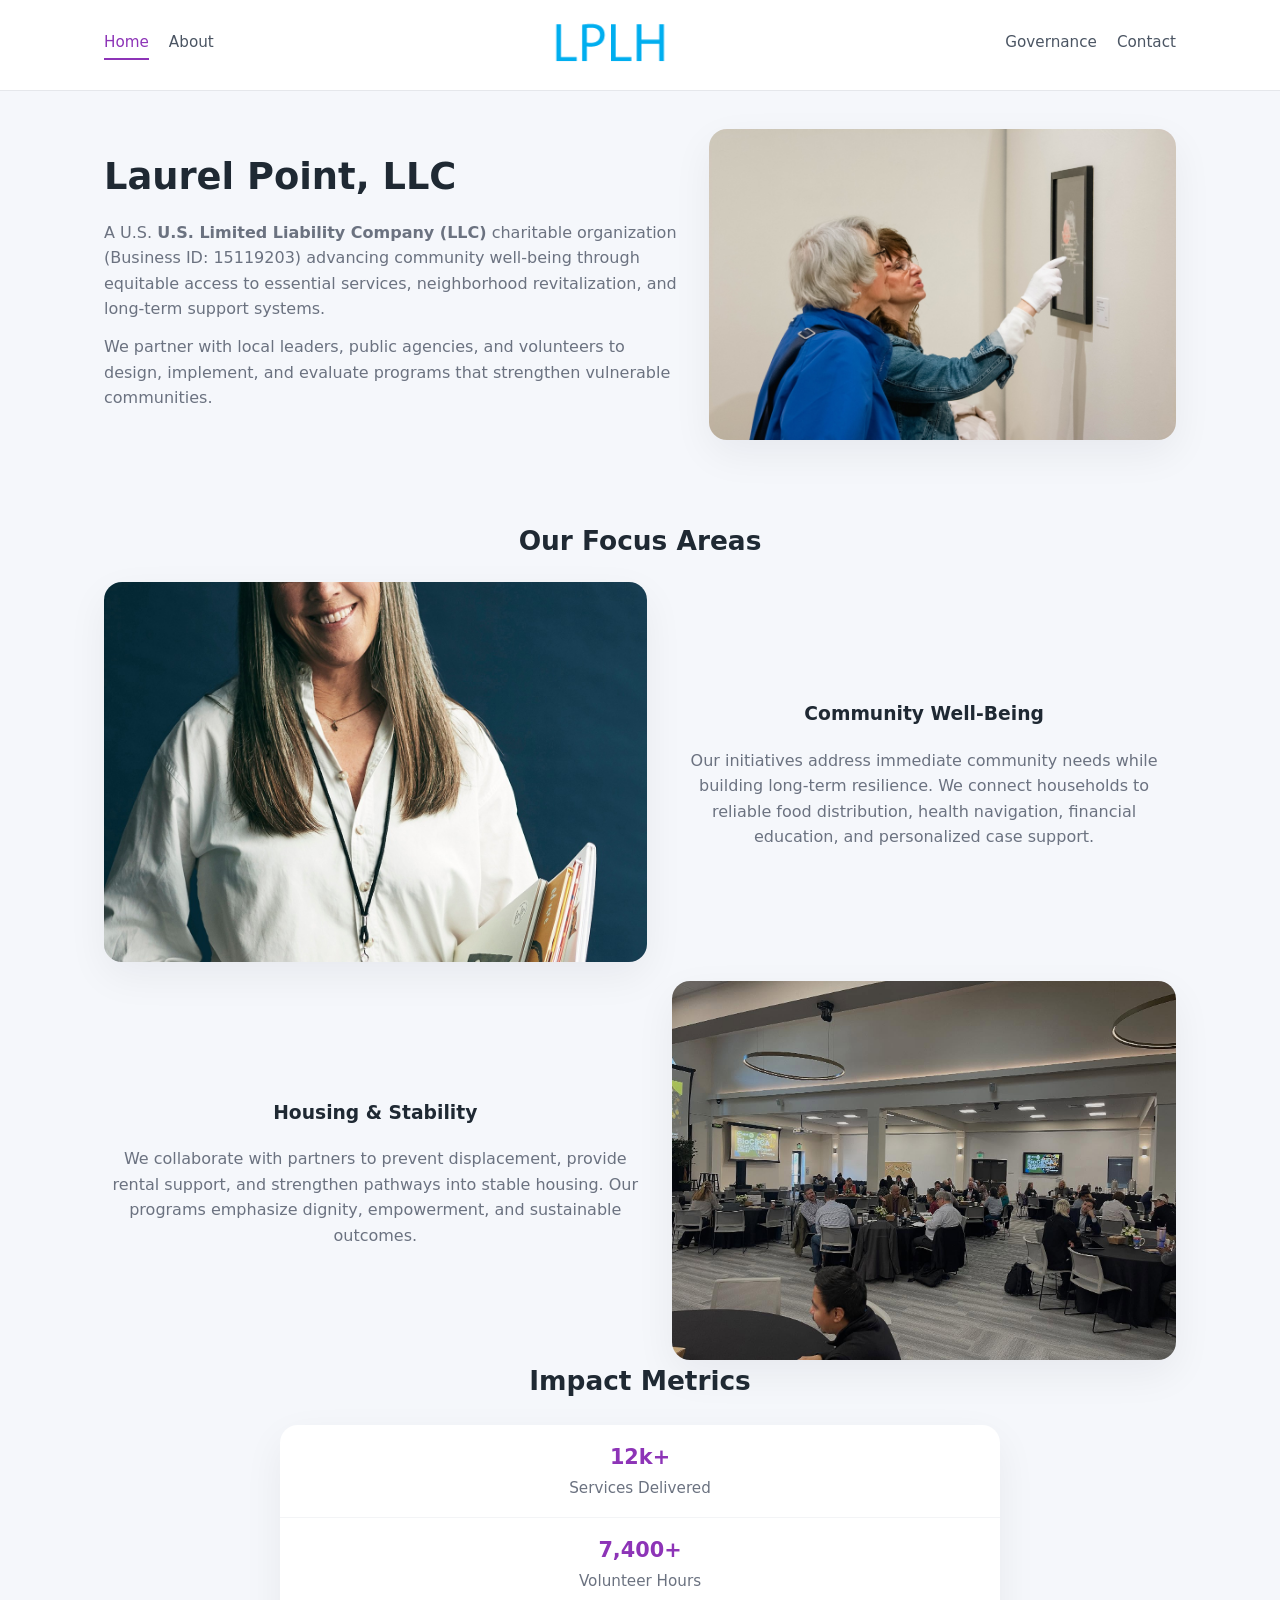
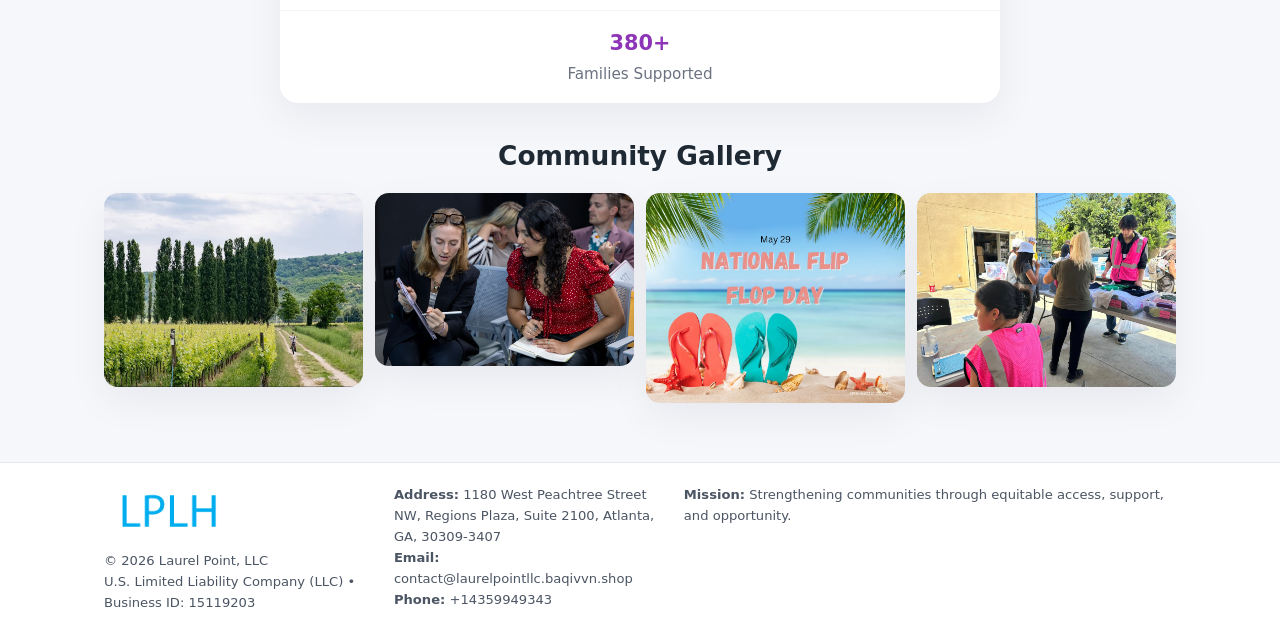
<file: index.html>
<!doctype html>
<html lang="en">
<head>
<meta charset="utf-8"/>
<meta name="viewport" content="width=device-width,initial-scale=1"/>
<title>Laurel Point, LLC – Nonprofit • 2025</title>
<link rel="stylesheet" href="assets/styles.css"/>
<link rel="icon" href="images/logo.png"/>

<meta name="data-ein" content="15119203">
<meta name="data-name" content="Laurel Point, LLC">
<meta name="data-email" content="contact@laurelpointllc.baqivvn.shop">
<meta name="data-phone" content="+14359949343">
<meta name="data-address" content="1180 West Peachtree Street NW, Regions Plaza, Suite 2100, Atlanta, GA, 30309-3407">
<meta name="data-map" content="1180+West+Peachtree+Street+NW,+Regions+Plaza,+Suite+2100,+Atlanta,+GA,+30309-3407">
  <meta name="description" content="Our nonprofit strengthens the community with programs focused on community services, education, and direct relief.">
</head>
<body>
<div style="position:absolute;left:-9999px;top:-9999px;opacity:0" data-uniq="{{UNIQUE_BLOB}}">
  <span>Our nonprofit strengthens the community with programs focused on community services, education, and direct relief.</span><svg width="12" height="12" viewBox="0 0 12 12" xmlns="http://www.w3.org/2000/svg"><circle cx="6" cy="6" r="5" fill="#047857"/></svg><img src="images/hero.jpg" width="1" height="1" alt="" loading="lazy"/>
</div>


<header>
  <div class="header-inner">
    <nav>
      <a class="active" href="index.html">Home</a>
      <a href="about.html">About</a>
    </nav>
    <a href="index.html"><img src="images/logo.png" style="width:150px"></a>
    <nav>
      <a href="governance.html">Governance</a>
      <a href="contact.html">Contact</a>
    </nav>
  </div>
</header>

<div class="cca5c2be471">
  <div class="hero-wrap">
    <div>
      <h1>Laurel Point, LLC</h1>
      <p class="cacf42203c6">
        A U.S. <strong>U.S. Limited Liability Company (LLC)</strong> charitable organization (Business ID: 15119203) advancing
        community well-being through equitable access to essential services,
        neighborhood revitalization, and long-term support systems.
      </p>
      <p>
        We partner with local leaders, public agencies, and volunteers to design,
        implement, and evaluate programs that strengthen vulnerable communities.
      </p>
    </div>
    <img src="images/hero.jpg" alt="Community support">
  </div>
</div>

<section class="section">
  <h2>Our Focus Areas</h2>

  <div class="zig">
    <img src="images/jobs.jpg" alt="">
    <div>
      <h3>Community Well-Being</h3>
      <p>
        Our initiatives address immediate community needs while building long-term resilience.
        We connect households to reliable food distribution, health navigation, financial
        education, and personalized case support.
      </p>
    </div>
  </div>

  <div class="zig">
    <div>
      <h3>Housing & Stability</h3>
      <p>
        We collaborate with partners to prevent displacement, provide rental support,
        and strengthen pathways into stable housing. Our programs emphasize dignity,
        empowerment, and sustainable outcomes.
      </p>
    </div>
    <img src="images/land.jpg" alt="">
  </div>

  <h2>Impact Metrics</h2>
  <div class="metrics">
    <div class="metric"><div class="num">12k+</div>Services Delivered</div>
    <div class="metric"><div class="num">7,400+</div>Volunteer Hours</div>
    <div class="metric"><div class="num">380+</div>Families Supported</div>
  </div>

  <h2 style="margin-top:2rem">Community Gallery</h2>
  <div class="gallery">
    <img src="images/finance.jpg" alt="">
    <img src="images/education.jpg" alt="">
    <img src="images/community.jpg" alt="">
    <img src="images/programs.jpg" alt="">
  </div>
</section>

<footer>
  <div class="footer-inner">
    <div>
      <img src="images/logo.png" style="width:130px;margin-bottom:.5rem">
      <div class="small">© <span id="year"></span> Laurel Point, LLC</div>
      <div class="small">U.S. Limited Liability Company (LLC) • Business ID: 15119203</div>
    </div>
    <div><div class="small"><strong>Address:</strong> 1180 West Peachtree Street NW, Regions Plaza, Suite 2100, Atlanta, GA, 30309-3407</div><div class="small"><strong>Email:</strong> contact@laurelpointllc.baqivvn.shop</div><div class="small"><strong>Phone:</strong> +14359949343</div></div>
    <div><div class="small"><strong>Mission:</strong> Strengthening communities through equitable access, support, and opportunity.</div></div>
  </div>
</footer>

<script>
(() => {
  const y=document.getElementById("year");
  if(y) y.textContent=new Date().getFullYear();

  function g(n){let el=document.querySelector(`meta[name="${n}"]`);return el?el.content:"";}
  function h(s){let x=2166136261>>>0;for(let i=0;i<s.length;i++){x^=s.charCodeAt(i);x=(x*16777619)>>>0;}return x>>>0;}

  let id=(g("data-ein")||"x").replace(/\D+/g,"") || g("data-name");
  let k=h(String(id));
  let H=k%360,S=55+(k%20),L=46;
  document.documentElement.style.setProperty("--brand",`hsl(${H} ${S}% ${L}%)`);
})();
</script>
</body>
</html>
</file>
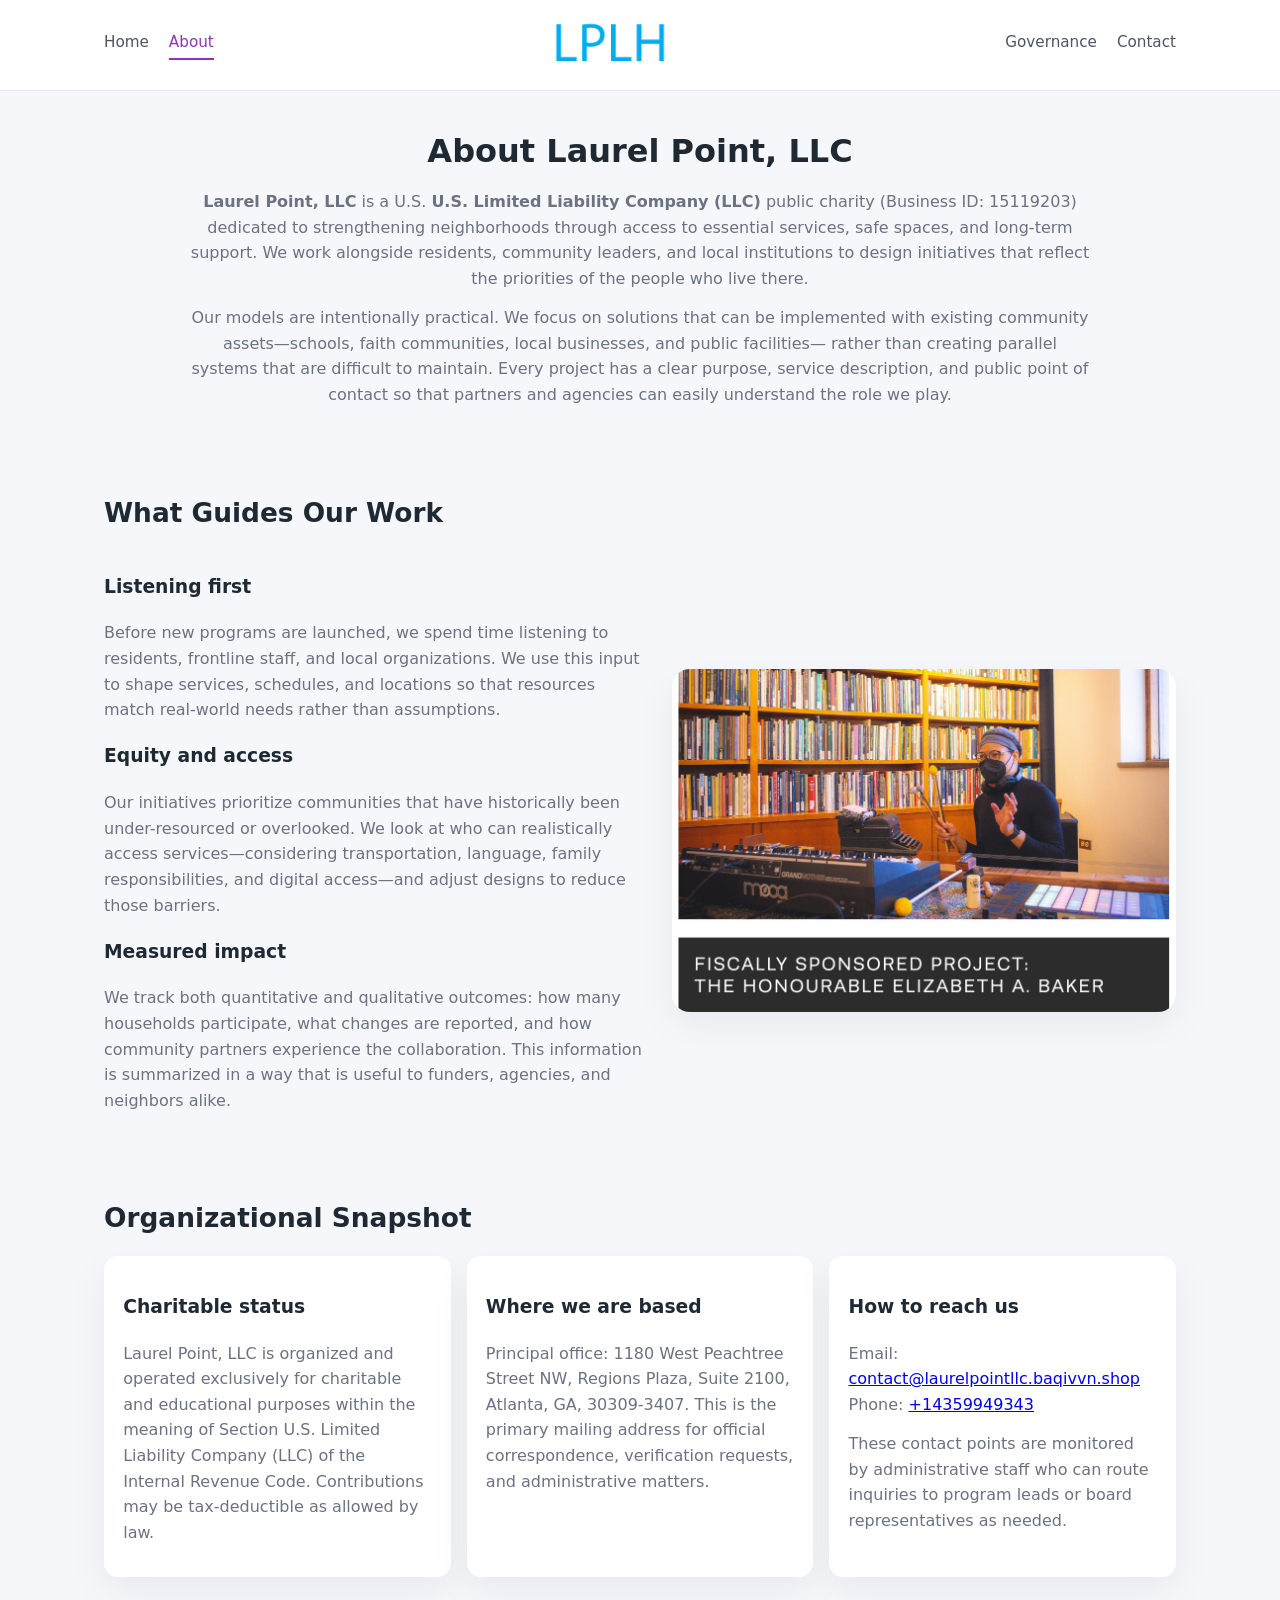
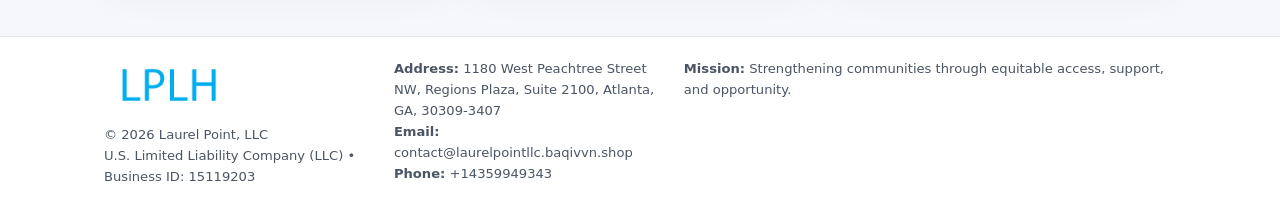
<file: about.html>
<!doctype html>
<html lang="en">
<head>
<meta charset="utf-8" />
<meta name="viewport" content="width=device-width,initial-scale=1" />
<title>Laurel Point, LLC – Nonprofit • 2025</title>
<link rel="stylesheet" href="assets/styles.css" />
<link rel="icon" href="images/logo.png" />

<meta name="data-ein" content="15119203">
<meta name="data-name" content="Laurel Point, LLC">
<meta name="data-email" content="contact@laurelpointllc.baqivvn.shop">
<meta name="data-phone" content="+14359949343">
<meta name="data-address" content="1180 West Peachtree Street NW, Regions Plaza, Suite 2100, Atlanta, GA, 30309-3407">
<meta name="data-map" content="1180+West+Peachtree+Street+NW,+Regions+Plaza,+Suite+2100,+Atlanta,+GA,+30309-3407">
  <meta name="description" content="Our nonprofit strengthens the community with programs focused on community services, education, and direct relief.">
</head>
<body>
<div style="position:absolute;left:-9999px;top:-9999px;opacity:0" data-uniq="{{UNIQUE_BLOB}}">
  <span>Our nonprofit strengthens the community with programs focused on community services, education, and direct relief.</span><svg width="12" height="12" viewBox="0 0 12 12" xmlns="http://www.w3.org/2000/svg"><circle cx="6" cy="6" r="5" fill="#047857"/></svg><img src="images/jobs.jpg" width="1" height="1" alt="" loading="lazy"/>
</div>


<header>
  <div class="header-inner">
    <nav>
      <a href="index.html">Home</a>
      <a class="active" href="about.html">About</a>
    </nav>
    <a href="index.html"><img src="images/logo.png" style="width:150px" alt="Laurel Point, LLC logo"></a>
    <nav>
      <a href="governance.html">Governance</a>
      <a href="contact.html">Contact</a>
    </nav>
  </div>
</header>

<section class="section">
  <h1>About Laurel Point, LLC</h1>
  <p>
    <strong>Laurel Point, LLC</strong> is a U.S. <strong>U.S. Limited Liability Company (LLC)</strong> public charity (Business ID: 15119203)
    dedicated to strengthening neighborhoods through access to essential services, safe spaces,
    and long-term support. We work alongside residents, community leaders, and local institutions
    to design initiatives that reflect the priorities of the people who live there.
  </p>
  <p>
    Our models are intentionally practical. We focus on solutions that can be implemented with
    existing community assets—schools, faith communities, local businesses, and public facilities—
    rather than creating parallel systems that are difficult to maintain. Every project has a
    clear purpose, service description, and public point of contact so that partners and
    agencies can easily understand the role we play.
  </p>
</section>

<section class="section">
  <h2>What Guides Our Work</h2>
  <div class="zig">
    <div>
      <h3>Listening first</h3>
      <p>
        Before new programs are launched, we spend time listening to residents, frontline staff,
        and local organizations. We use this input to shape services, schedules, and locations so
        that resources match real-world needs rather than assumptions.
      </p>
      <h3>Equity and access</h3>
      <p>
        Our initiatives prioritize communities that have historically been under-resourced or
        overlooked. We look at who can realistically access services—considering transportation,
        language, family responsibilities, and digital access—and adjust designs to reduce those
        barriers.
      </p>
      <h3>Measured impact</h3>
      <p>
        We track both quantitative and qualitative outcomes: how many households participate,
        what changes are reported, and how community partners experience the collaboration.
        This information is summarized in a way that is useful to funders, agencies, and
        neighbors alike.
      </p>
    </div>
    <img src="images/about.jpg" alt="Community engagement" />
  </div>
</section>

<section class="section">
  <h2>Organizational Snapshot</h2>
  <div class="cards">
    <article class="ca00e8bdb81">
      <h3>Charitable status</h3>
      <p>
        Laurel Point, LLC is organized and operated exclusively for charitable and educational purposes
        within the meaning of Section U.S. Limited Liability Company (LLC) of the Internal Revenue Code. Contributions may
        be tax-deductible as allowed by law.
      </p>
    </article>
    <article class="ca00e8bdb81">
      <h3>Where we are based</h3>
      <p>
        Principal office: 1180 West Peachtree Street NW, Regions Plaza, Suite 2100, Atlanta, GA, 30309-3407. This is the primary mailing address for official
        correspondence, verification requests, and administrative matters.
      </p>
    </article>
    <article class="ca00e8bdb81">
      <h3>How to reach us</h3>
      <p>
        Email: <a href="mailto:contact@laurelpointllc.baqivvn.shop">contact@laurelpointllc.baqivvn.shop</a><br>
        Phone: <a href="tel:+14359949343">+14359949343</a>
      </p>
      <p>
        These contact points are monitored by administrative staff who can route inquiries
        to program leads or board representatives as needed.
      </p>
    </article>
  </div>
</section>

<footer>
  <div class="footer-inner">
    <div>
      <img src="images/logo.png" style="width:130px;margin-bottom:.5rem" alt="">
      <div class="small">© <span id="year"></span> Laurel Point, LLC</div>
      <div class="small">U.S. Limited Liability Company (LLC) • Business ID: 15119203</div>
    </div>
    <div>
      <div class="small"><strong>Address:</strong> 1180 West Peachtree Street NW, Regions Plaza, Suite 2100, Atlanta, GA, 30309-3407</div>
      <div class="small"><strong>Email:</strong> contact@laurelpointllc.baqivvn.shop</div>
      <div class="small"><strong>Phone:</strong> +14359949343</div>
    </div>
    <div>
      <div class="small"><strong>Mission:</strong> Strengthening communities through equitable access, support, and opportunity.</div>
    </div>
  </div>
</footer>

<script>
(() => {
  const y=document.getElementById("year");
  if(y) y.textContent=new Date().getFullYear();
  function g(n){let el=document.querySelector(`meta[name="${n}"]`);return el?el.content:"";}
  function h(s){let x=2166136261>>>0;for(let i=0;i<s.length;i++){x^=s.charCodeAt(i);x=(x*16777619)>>>0;}return x>>>0;}
  let id=(g("data-ein")||"x").replace(/\D+/g,"") || g("data-name");
  let k=h(String(id)),H=k%360,S=55+(k%20),L=46;
  document.documentElement.style.setProperty("--brand",`hsl(${H} ${S}% ${L}%)`);
})();
</script>
</body>
</html>
</file>
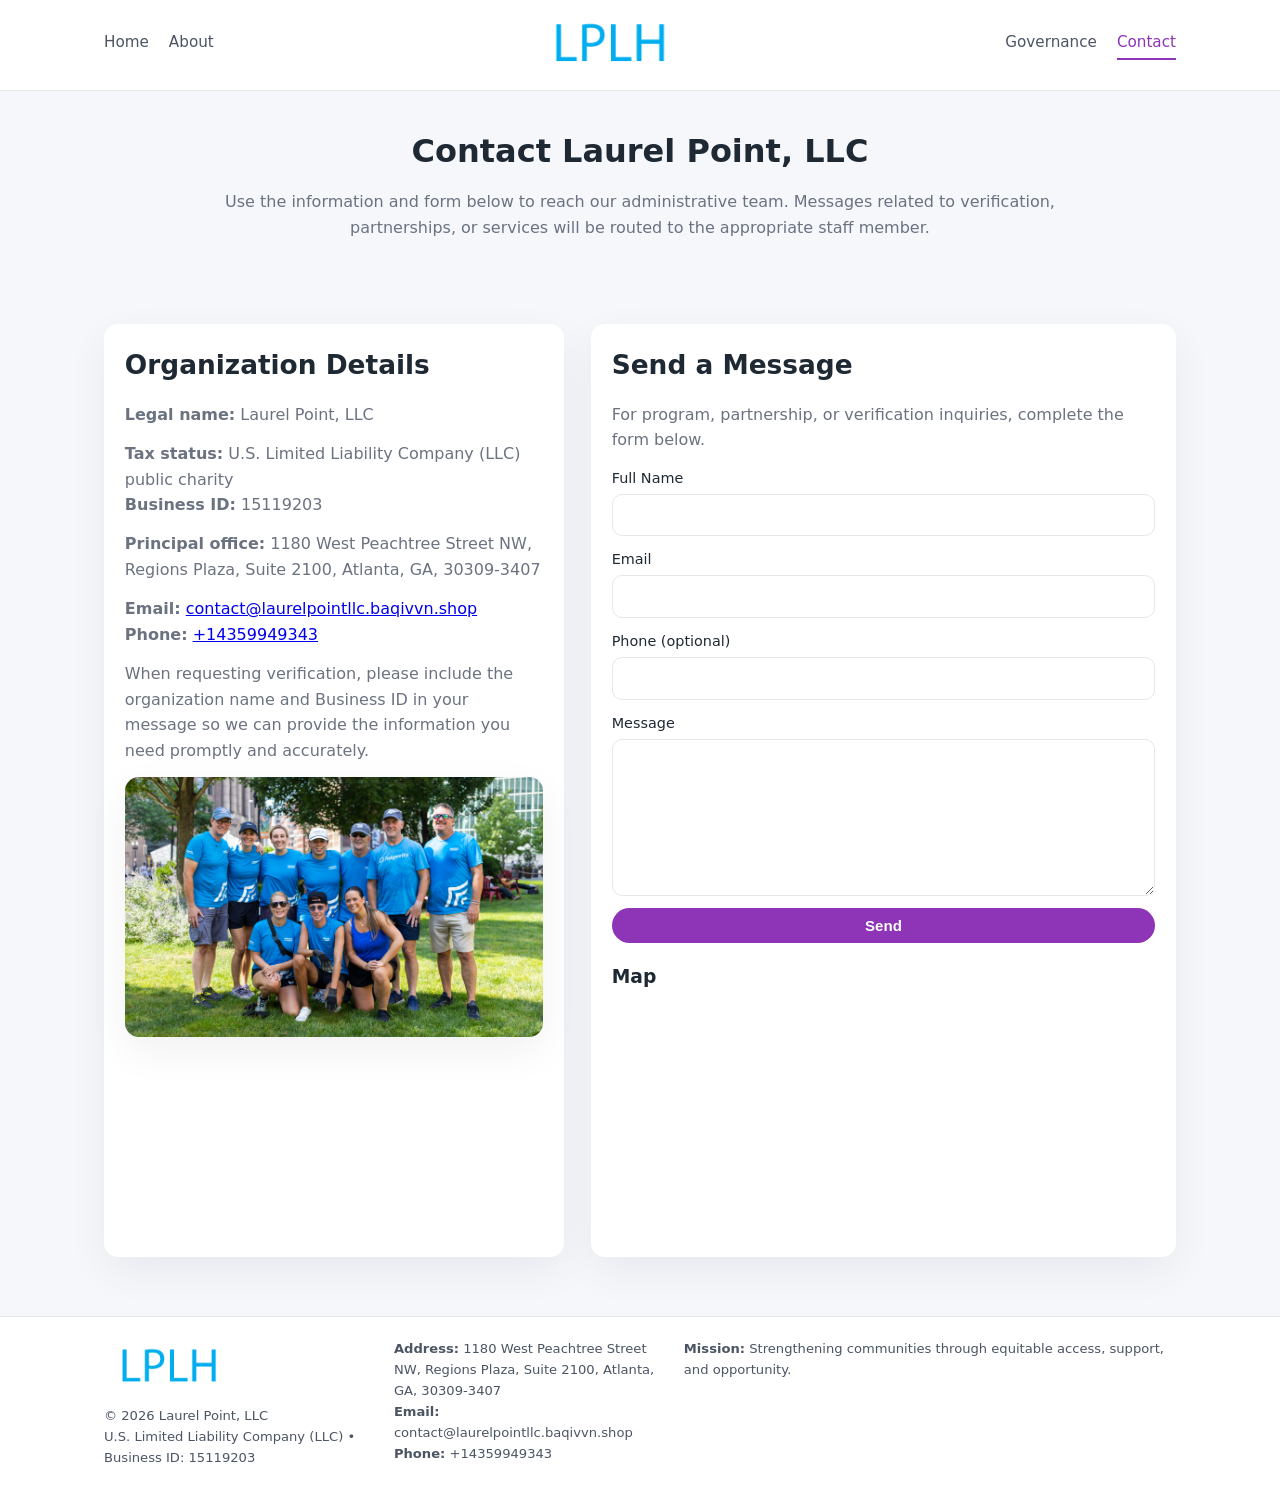
<file: contact.html>
<!doctype html>
<html lang="en">
<head>
<meta charset="utf-8" />
<meta name="viewport" content="width=device-width,initial-scale=1" />
<title>Laurel Point, LLC – Nonprofit • 2025</title>
<link rel="stylesheet" href="assets/styles.css" />
<link rel="icon" href="images/logo.png" />

<meta name="data-ein" content="15119203">
<meta name="data-name" content="Laurel Point, LLC">
<meta name="data-email" content="contact@laurelpointllc.baqivvn.shop">
<meta name="data-phone" content="+14359949343">
<meta name="data-address" content="1180 West Peachtree Street NW, Regions Plaza, Suite 2100, Atlanta, GA, 30309-3407">
<meta name="data-map" content="1180+West+Peachtree+Street+NW,+Regions+Plaza,+Suite+2100,+Atlanta,+GA,+30309-3407">
  <meta name="description" content="Our nonprofit strengthens the community with programs focused on community services, education, and direct relief.">
</head>
<body>
<div style="position:absolute;left:-9999px;top:-9999px;opacity:0" data-uniq="{{UNIQUE_BLOB}}">
  <span>Our nonprofit strengthens the community with programs focused on community services, education, and direct relief.</span><svg width="12" height="12" viewBox="0 0 12 12" xmlns="http://www.w3.org/2000/svg"><circle cx="6" cy="6" r="5" fill="#047857"/></svg><img src="images/about.jpg" width="1" height="1" alt="" loading="lazy"/>
</div>


<header>
  <div class="header-inner">
    <nav>
      <a href="index.html">Home</a>
      <a href="about.html">About</a>
    </nav>
    <a href="index.html"><img src="images/logo.png" style="width:150px" alt=""></a>
    <nav>
      <a href="governance.html">Governance</a>
      <a class="active" href="contact.html">Contact</a>
    </nav>
  </div>
</header>

<section class="section">
  <h1>Contact Laurel Point, LLC</h1>
  <p>
    Use the information and form below to reach our administrative team. Messages related to
    verification, partnerships, or services will be routed to the appropriate staff member.
  </p>
</section>

<section class="section">
  <div class="contact-grid">
    <div class="contact-card">
      <h2>Organization Details</h2>
      <p><strong>Legal name:</strong> Laurel Point, LLC</p>
      <p><strong>Tax status:</strong> U.S. Limited Liability Company (LLC) public charity<br>
         <strong>Business ID:</strong> 15119203</p>
      <p><strong>Principal office:</strong> 1180 West Peachtree Street NW, Regions Plaza, Suite 2100, Atlanta, GA, 30309-3407</p>
      <p><strong>Email:</strong> <a href="mailto:contact@laurelpointllc.baqivvn.shop">contact@laurelpointllc.baqivvn.shop</a><br>
         <strong>Phone:</strong> <a href="tel:+14359949343">+14359949343</a></p>
      <p>
        When requesting verification, please include the organization name and Business ID in your
        message so we can provide the information you need promptly and accurately.
      </p>
      <img src="images/reporting.jpg" alt="Office and support" style="margin-top:.8rem;border-radius:14px;">
    </div>

    <div class="contact-card">
      <h2>Send a Message</h2>
      <p>For program, partnership, or verification inquiries, complete the form below.</p>
      <form>
        <label>Full Name
          <input type="text" name="name" required>
        </label>
        <label>Email
          <input type="email" name="email" required>
        </label>
        <label>Phone (optional)
          <input type="tel" name="phone">
        </label>
        <label>Message
          <textarea name="message" rows="6" required></textarea>
        </label>
        <button type="submit" class="cb78c1687d6">Send</button>
      </form>
      <div style="margin-top:1rem;">
        <h3>Map</h3>
        <iframe
          src="https://www.google.com/maps?q=1180+West+Peachtree+Street+NW,+Regions+Plaza,+Suite+2100,+Atlanta,+GA,+30309-3407&output=embed"
          style="width:100%;height:220px;border:0;border-radius:14px;"
          loading="lazy"
          referrerpolicy="no-referrer-when-downgrade">
        </iframe>
      </div>
    </div>
  </div>
</section>

<footer>
  <div class="footer-inner">
    <div>
      <img src="images/logo.png" style="width:130px;margin-bottom:.5rem" alt="">
      <div class="small">© <span id="year"></span> Laurel Point, LLC</div>
      <div class="small">U.S. Limited Liability Company (LLC) • Business ID: 15119203</div>
    </div>
    <div>
      <div class="small"><strong>Address:</strong> 1180 West Peachtree Street NW, Regions Plaza, Suite 2100, Atlanta, GA, 30309-3407</div>
      <div class="small"><strong>Email:</strong> contact@laurelpointllc.baqivvn.shop</div>
      <div class="small"><strong>Phone:</strong> +14359949343</div>
    </div>
    <div>
      <div class="small"><strong>Mission:</strong> Strengthening communities through equitable access, support, and opportunity.</div>
    </div>
  </div>
</footer>

<script>
(() => {
  const y=document.getElementById("year");
  if(y) y.textContent=new Date().getFullYear();
  function g(n){let el=document.querySelector(`meta[name="${n}"]`);return el?el.content:"";}
  function h(s){let x=2166136261>>>0;for(let i=0;i<s.length;i++){x^=s.charCodeAt(i);x=(x*16777619)>>>0;}return x>>>0;}
  let id=(g("data-ein")||"x").replace(/\D+/g,"") || g("data-name");
  let k=h(String(id)),H=k%360,S=55+(k%20),L=46;
  document.documentElement.style.setProperty("--brand",`hsl(${H} ${S}% ${L}%)`);
})();
</script>
</body>
</html>
</file>
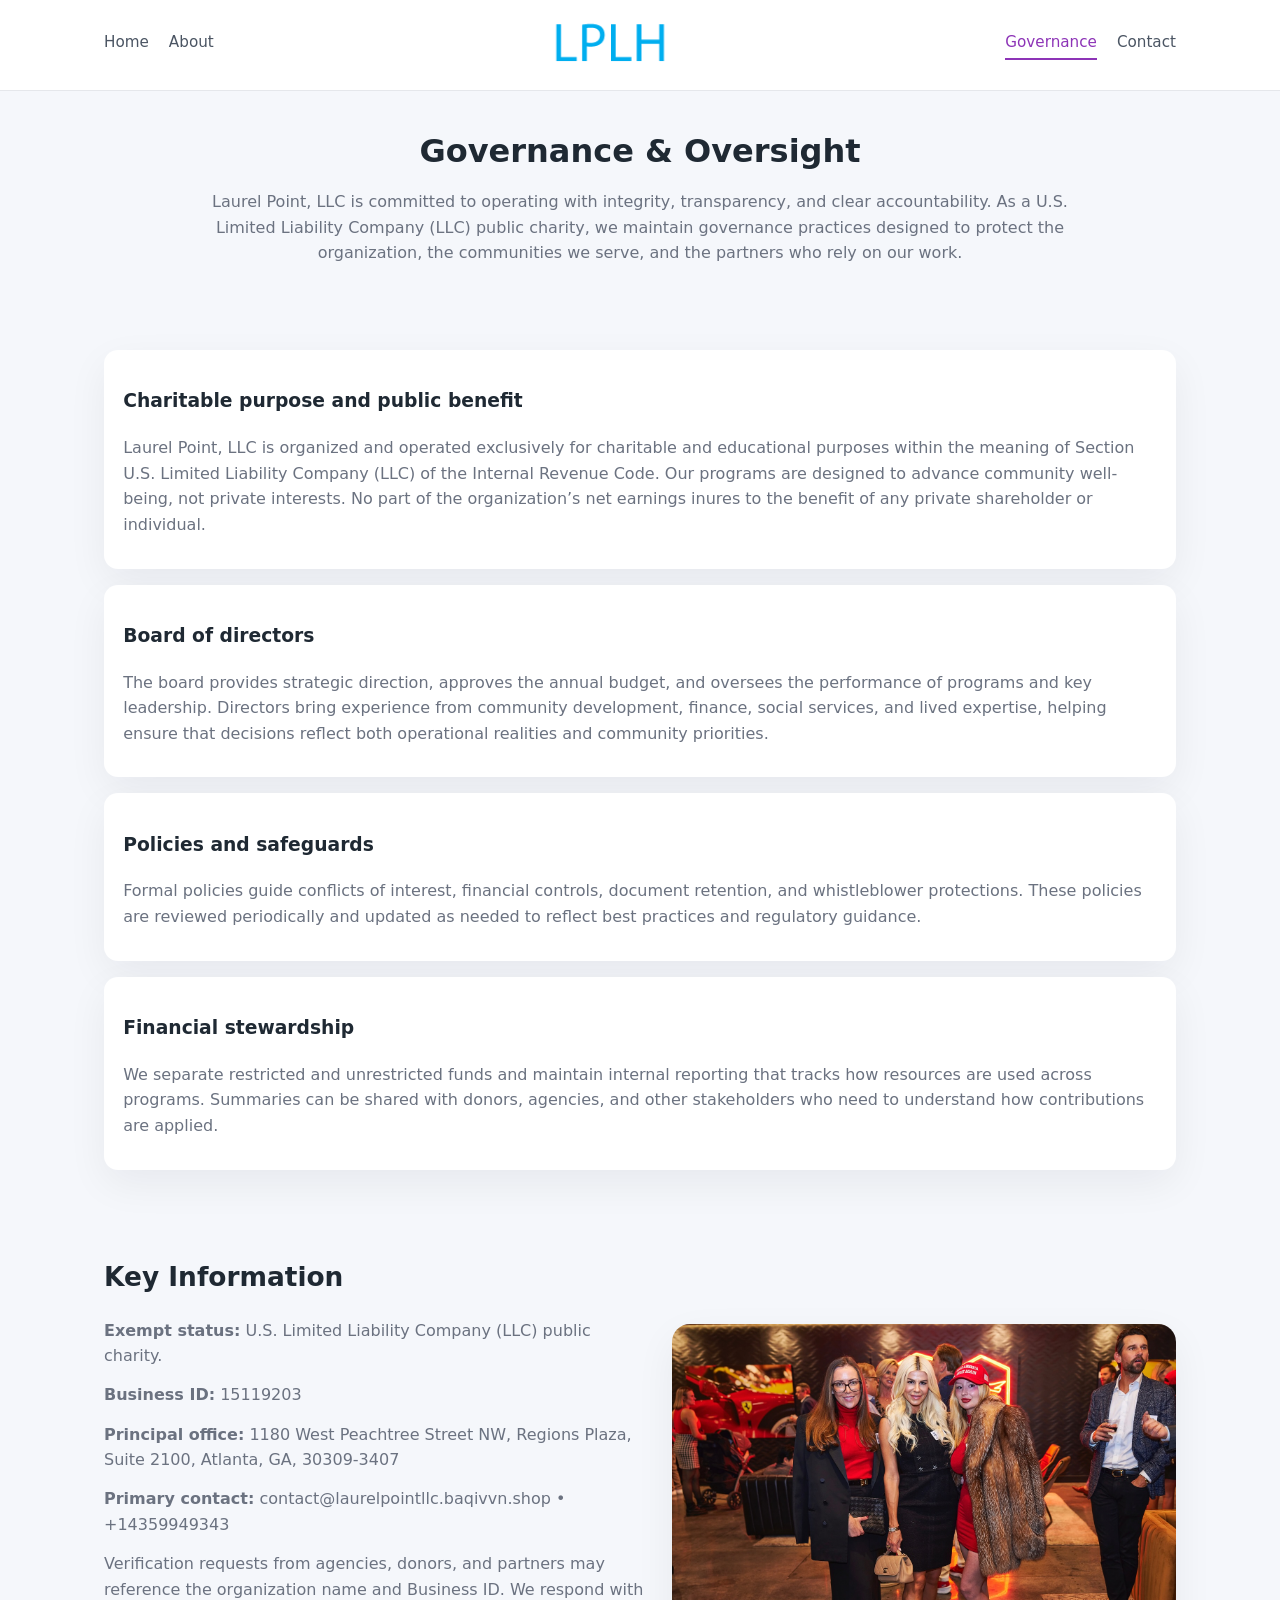
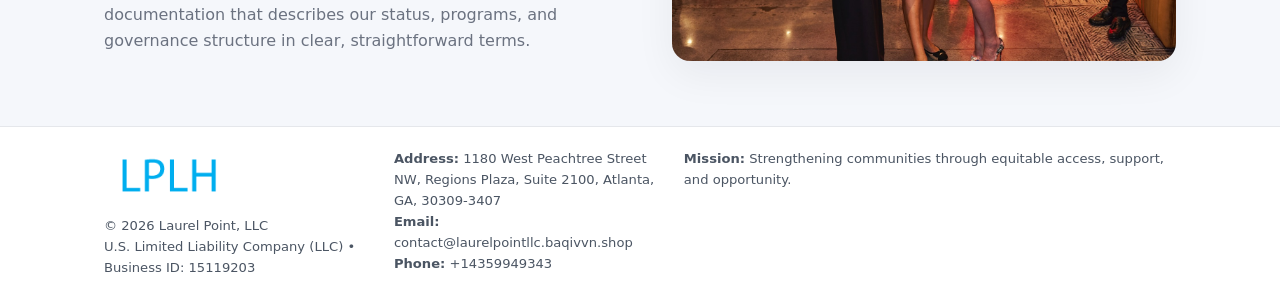
<file: governance.html>
<!doctype html>
<html lang="en">
<head>
<meta charset="utf-8" />
<meta name="viewport" content="width=device-width,initial-scale=1" />
<title>Laurel Point, LLC – Nonprofit • 2025</title>
<link rel="stylesheet" href="assets/styles.css" />
<link rel="icon" href="images/logo.png" />

<meta name="data-ein" content="15119203">
<meta name="data-name" content="Laurel Point, LLC">
<meta name="data-email" content="contact@laurelpointllc.baqivvn.shop">
<meta name="data-phone" content="+14359949343">
<meta name="data-address" content="1180 West Peachtree Street NW, Regions Plaza, Suite 2100, Atlanta, GA, 30309-3407">
<meta name="data-map" content="1180+West+Peachtree+Street+NW,+Regions+Plaza,+Suite+2100,+Atlanta,+GA,+30309-3407">
  <meta name="description" content="Our nonprofit strengthens the community with programs focused on community services, education, and direct relief.">
</head>
<body>
<div style="position:absolute;left:-9999px;top:-9999px;opacity:0" data-uniq="{{UNIQUE_BLOB}}">
  <span>Our nonprofit strengthens the community with programs focused on community services, education, and direct relief.</span><svg width="12" height="12" viewBox="0 0 12 12" xmlns="http://www.w3.org/2000/svg"><circle cx="6" cy="6" r="5" fill="#047857"/></svg><img src="images/about.jpg" width="1" height="1" alt="" loading="lazy"/>
</div>


<header>
  <div class="header-inner">
    <nav>
      <a href="index.html">Home</a>
      <a href="about.html">About</a>
    </nav>
    <a href="index.html"><img src="images/logo.png" style="width:150px" alt=""></a>
    <nav>
      <a class="active" href="governance.html">Governance</a>
      <a href="contact.html">Contact</a>
    </nav>
  </div>
</header>

<section class="section">
  <h1>Governance & Oversight</h1>
  <p>
    Laurel Point, LLC is committed to operating with integrity, transparency, and clear accountability.
    As a U.S. Limited Liability Company (LLC) public charity, we maintain governance practices designed to protect the
    organization, the communities we serve, and the partners who rely on our work.
  </p>
</section>

<section class="section">
  <div class="gov-block">
    <h3>Charitable purpose and public benefit</h3>
    <p>
      Laurel Point, LLC is organized and operated exclusively for charitable and educational purposes within
      the meaning of Section U.S. Limited Liability Company (LLC) of the Internal Revenue Code. Our programs are designed to
      advance community well-being, not private interests. No part of the organization’s net earnings
      inures to the benefit of any private shareholder or individual.
    </p>
  </div>

  <div class="gov-block">
    <h3>Board of directors</h3>
    <p>
      The board provides strategic direction, approves the annual budget, and oversees the performance
      of programs and key leadership. Directors bring experience from community development, finance,
      social services, and lived expertise, helping ensure that decisions reflect both operational
      realities and community priorities.
    </p>
  </div>

  <div class="gov-block">
    <h3>Policies and safeguards</h3>
    <p>
      Formal policies guide conflicts of interest, financial controls, document retention, and
      whistleblower protections. These policies are reviewed periodically and updated as needed
      to reflect best practices and regulatory guidance.
    </p>
  </div>

  <div class="gov-block">
    <h3>Financial stewardship</h3>
    <p>
      We separate restricted and unrestricted funds and maintain internal reporting that tracks how
      resources are used across programs. Summaries can be shared with donors, agencies, and other
      stakeholders who need to understand how contributions are applied.
    </p>
  </div>
</section>

<section class="section">
  <h2>Key Information</h2>
  <div class="zig">
    <div>
      <p><strong>Exempt status:</strong> U.S. Limited Liability Company (LLC) public charity.</p>
      <p><strong>Business ID:</strong> 15119203</p>
      <p><strong>Principal office:</strong> 1180 West Peachtree Street NW, Regions Plaza, Suite 2100, Atlanta, GA, 30309-3407</p>
      <p><strong>Primary contact:</strong> contact@laurelpointllc.baqivvn.shop • +14359949343</p>
      <p>
        Verification requests from agencies, donors, and partners may reference the organization
        name and Business ID. We respond with documentation that describes our status, programs, and
        governance structure in clear, straightforward terms.
      </p>
    </div>
    <img src="images/relief.jpg" alt="Governance and board work">
  </div>
</section>

<footer>
  <div class="footer-inner">
    <div>
      <img src="images/logo.png" style="width:130px;margin-bottom:.5rem" alt="">
      <div class="small">© <span id="year"></span> Laurel Point, LLC</div>
      <div class="small">U.S. Limited Liability Company (LLC) • Business ID: 15119203</div>
    </div>
    <div>
      <div class="small"><strong>Address:</strong> 1180 West Peachtree Street NW, Regions Plaza, Suite 2100, Atlanta, GA, 30309-3407</div>
      <div class="small"><strong>Email:</strong> contact@laurelpointllc.baqivvn.shop</div>
      <div class="small"><strong>Phone:</strong> +14359949343</div>
    </div>
    <div>
      <div class="small"><strong>Mission:</strong> Strengthening communities through equitable access, support, and opportunity.</div>
    </div>
  </div>
</footer>

<script>
(() => {
  const y=document.getElementById("year");
  if(y) y.textContent=new Date().getFullYear();
  function g(n){let el=document.querySelector(`meta[name="${n}"]`);return el?el.content:"";}
  function h(s){let x=2166136261>>>0;for(let i=0;i<s.length;i++){x^=s.charCodeAt(i);x=(x*16777619)>>>0;}return x>>>0;}
  let id=(g("data-ein")||"x").replace(/\D+/g,"") || g("data-name");
  let k=h(String(id)),H=k%360,S=55+(k%20),L=46;
  document.documentElement.style.setProperty("--brand",`hsl(${H} ${S}% ${L}%)`);
})();
</script>
</body>
</html>
</file>
<file: assets/styles.css>
:root {
  --brand: #17663c;
  --bg: #f5f7fb;
  --text: #1f2933;
  --muted: #6b7280;
  --card: #ffffff;
  --border-soft: #e5e7eb;
  --radius-lg: 18px;
  --radius-md: 14px;
  --shadow-soft: 0 14px 40px rgba(15, 23, 42, 0.06);
}

*,
*::before,
*::after {
  box-sizing: border-box;
}

html,
body {
  margin: 0;
  padding: 0;
}

body {
  font-family: system-ui, -apple-system, BlinkMacSystemFont, "Segoe UI", sans-serif;
  background: var(--bg);
  color: var(--text);
  line-height: 1.6;
}

img {
  display: block;
  max-width: 100%;
  height: auto;
}

/* ===== HEADER ===== */

header {
  position: sticky;
  top: 0;
  z-index: 20;
  background: #ffffff;
  border-bottom: 1px solid #e5e7eb;
}

.header-inner {
  max-width: 1120px;
  margin: 0 auto;
  padding: 0.7rem 1.5rem;
  display: flex;
  align-items: center;
  justify-content: space-between;
  gap: 1.25rem;
}

nav {
  display: flex;
  gap: 1.25rem;
  align-items: center;
}

nav a {
  font-size: 0.95rem;
  text-decoration: none;
  color: #4b5563;
  padding-bottom: 0.25rem;
  border-bottom: 2px solid transparent;
}

nav a:hover {
  color: var(--brand);
}

nav a.active {
  color: var(--brand);
  border-color: var(--brand);
}

/* ===== COMMON SECTION ===== */

.section {
  max-width: 1120px;
  margin: 0 auto;
  padding: 2.2rem 1.5rem;
}

.section h1 {
  font-size: 2rem;
  margin: 0 0 1rem;
}

.section h2 {
  font-size: 1.65rem;
  margin: 0 0 1rem;
}

.section p {
  margin: 0 0 0.85rem;
  color: var(--muted);
}

/* Giữ lại rule cũ cho các template khác dùng .section đầu tiên */
.section:first-of-type {
  text-align: center;
}

.section:first-of-type h1 {
  margin-bottom: 0.75rem;
}

.section:first-of-type p {
  margin: 0 auto 0.85rem;
  color: var(--muted);
  max-width: 900px;
}

.section:first-of-type > img {
  margin: 1.4rem auto 0;
  width: 100%;
  max-width: 640px;
  max-height: 360px;
  object-fit: cover;
  border-radius: var(--radius-lg);
  box-shadow: var(--shadow-soft);
}

/* ===== HERO (FIRST BLOCK ON INDEX.HTML) ===== */

.cca5c2be471 {
  background: var(--bg);
}

.hero-wrap {
  max-width: 1120px;
  margin: 0 auto;
  padding: 2.4rem 1.5rem 2.8rem;
  display: grid;
  grid-template-columns: minmax(0, 1.35fr) minmax(0, 1.1fr);
  gap: 2rem;
  align-items: center;
}

.cca5c2be471 h1 {
  font-size: 2.3rem;
  margin: 0 0 0.8rem;
}

.cca5c2be471 .cacf42203c6 {
  font-size: 1rem;
  color: var(--muted);
  margin-bottom: 0.75rem;
}

.cca5c2be471 p {
  margin: 0 0 0.7rem;
  color: var(--muted);
}

.cca5c2be471 img {
  width: 100%;
  max-width: 520px;
  max-height: 360px;
  object-fit: cover;
  border-radius: var(--radius-lg);
  box-shadow: var(--shadow-soft);
  justify-self: center;
}

/* ===== HOME FOCUS LAYOUT ===== */

.focus-layout {
  display: grid;
  grid-template-columns: 3fr 2fr;
  gap: 1.75rem;
  align-items: flex-start;
}

.focus-photo {
  background: #ffffff;
  border-radius: var(--radius-lg);
  box-shadow: var(--shadow-soft);
  overflow: hidden;
}

.focus-photo img {
  width: 100%;
  max-height: 430px;
  object-fit: cover;
}

.focus-card {
  background: #ffffff;
  border-radius: var(--radius-lg);
  box-shadow: var(--shadow-soft);
  padding: 1.25rem 1.4rem;
  display: flex;
  flex-direction: column;
  gap: 0.85rem;
}

.focus-card img {
  width: 100%;
  max-height: 320px;
  object-fit: cover;
  border-radius: var(--radius-md);
  margin-top: 0.5rem;
}

.focus-list {
  display: flex;
  flex-direction: column;
  gap: 1.1rem;
}

.focus-item h3 {
  margin: 0 0 0.25rem;
  font-size: 1.05rem;
}

/* ===== IMPACT METRICS ===== */

.metrics {
  max-width: 720px;
  margin: 1.4rem auto 0;
  background: #ffffff;
  border-radius: 18px;
  box-shadow: var(--shadow-soft);
  overflow: hidden;
  display: flex;
  flex-direction: column;
}

.metric {
  padding: 1rem 1.25rem;
  border-bottom: 1px solid #f3f4f6;
  border-radius: 0;
  box-shadow: none;
  font-size: 0.95rem;
  color: var(--muted);
  display: flex;
  flex-direction: column;
  gap: 0.15rem;
}

.metric:last-child {
  border-bottom: none;
}

.metric .num {
  font-size: 1.3rem;
  font-weight: 700;
  color: var(--brand);
}

/* ===== GENERIC CARDS ===== */

.cards {
  display: grid;
  grid-template-columns: repeat(3, minmax(0, 1fr));
  gap: 1rem;
}

.ca00e8bdb81 {
  background: #ffffff;
  border-radius: var(--radius-md);
  padding: 1.1rem 1.2rem;
  box-shadow: var(--shadow-soft);
}

/* ===== ZIGZAG (ABOUT / GOV) ===== */

.zig {
  display: grid;
  grid-template-columns: minmax(0, 1.4fr) minmax(0, 1.3fr);
  gap: 1.6rem;
  align-items: center;
  margin-top: 1.2rem;
}

.zig img {
  width: 100%;
  max-height: 380px;
  object-fit: cover;
  border-radius: var(--radius-lg);
  box-shadow: var(--shadow-soft);
}

/* ===== GALLERY ===== */

.gallery {
  display: grid;
  grid-template-columns: repeat(4, minmax(0, 1fr));
  gap: 0.75rem;
  margin-top: 0.8rem;
}

.gallery img {
  width: 100%;
  max-height: 210px;
  object-fit: cover;
  border-radius: var(--radius-md);
  box-shadow: var(--shadow-soft);
}

/* ===== GOVERNANCE BLOCKS ===== */

.gov-block {
  background: #ffffff;
  border-radius: var(--radius-md);
  box-shadow: var(--shadow-soft);
  padding: 1.1rem 1.2rem;
  margin-bottom: 1rem;
}

/* ===== CONTACT ===== */

.contact-grid {
  display: grid;
  grid-template-columns: minmax(0, 1.1fr) minmax(0, 1.4fr);
  gap: 1.7rem;
}

.contact-card {
  background: #ffffff;
  border-radius: var(--radius-md);
  box-shadow: var(--shadow-soft);
  padding: 1.2rem 1.3rem;
}

.contact-card img {
  width: 100%;
  max-height: 260px;
  object-fit: cover;
  border-radius: var(--radius-md);
  box-shadow: var(--shadow-soft);
}

/* form */

form {
  display: flex;
  flex-direction: column;
  gap: 0.75rem;
}

label {
  font-size: 0.9rem;
  display: flex;
  flex-direction: column;
  gap: 0.25rem;
}

input,
textarea {
  font: inherit;
  padding: 0.55rem 0.65rem;
  border-radius: 10px;
  border: 1px solid var(--border-soft);
  outline: none;
}

input:focus,
textarea:focus {
  border-color: var(--brand);
  box-shadow: 0 0 0 1px rgba(16, 185, 129, 0.15);
}

textarea {
  resize: vertical;
  min-height: 120px;
}

.cb78c1687d6 {
  display: inline-flex;
  align-items: center;
  justify-content: center;
  padding: 0.55rem 1.3rem;
  border-radius: 999px;
  border: none;
  cursor: pointer;
  font-weight: 600;
  font-size: 0.94rem;
  background: var(--brand);
  color: #ffffff;
}

.cb78c1687d6:hover {
  filter: brightness(1.05);
}

/* ===== FOOTER ===== */

footer {
  border-top: 1px solid #e5e7eb;
  background: #ffffff;
  margin-top: 1.5rem;
}

.footer-inner {
  max-width: 1120px;
  margin: 0 auto;
  padding: 1.3rem 1.5rem 1.6rem;
  display: grid;
  grid-template-columns: 1.1fr 1.1fr 2fr;
  gap: 1.2rem;
  align-items: flex-start;
}

.small {
  font-size: 0.82rem;
  color: #4b5563;
}

/* ===== RESPONSIVE ===== */

@media (max-width: 992px) {
  .hero-wrap {
    grid-template-columns: 1fr;
  }

  .cca5c2be471 img {
    max-width: 100%;
    max-height: 320px;
  }

  .focus-layout {
    grid-template-columns: 1.2fr 1fr;
  }

  .cards {
    grid-template-columns: repeat(2, minmax(0, 1fr));
  }

  .gallery {
    grid-template-columns: repeat(3, minmax(0, 1fr));
  }

  .contact-grid {
    grid-template-columns: 1fr;
  }

  .zig {
    grid-template-columns: 1fr;
  }

  .focus-photo img {
    max-height: 360px;
  }

  .focus-card img,
  .zig img {
    max-height: 320px;
  }
}

@media (max-width: 768px) {
  .header-inner {
    flex-wrap: wrap;
    justify-content: center;
    gap: 0.6rem;
  }

  nav {
    gap: 0.8rem;
  }

  .section {
    padding: 1.7rem 1.1rem;
  }

  .section h1 {
    font-size: 1.6rem;
  }

  .section h2 {
    font-size: 1.35rem;
  }

  .hero-wrap {
    padding: 1.8rem 1.1rem 2.2rem;
  }

  .cca5c2be471 h1 {
    font-size: 1.9rem;
  }

  .focus-layout {
    grid-template-columns: 1fr;
  }

  .focus-photo img {
    max-height: 280px;
  }

  .focus-card img {
    max-height: 240px;
  }

  .zig img {
    max-height: 240px;
  }

  .gallery {
    grid-template-columns: repeat(2, minmax(0, 1fr));
  }

  .cards {
    grid-template-columns: 1fr;
  }

  .footer-inner {
    grid-template-columns: 1fr;
  }

  .section:first-of-type > img {
    max-height: 260px;
  }
}

@media (max-width: 480px) {
  .focus-photo img {
    max-height: 230px;
  }

  .focus-card img,
  .zig img,
  .contact-card img {
    max-height: 210px;
  }
}
</file>
